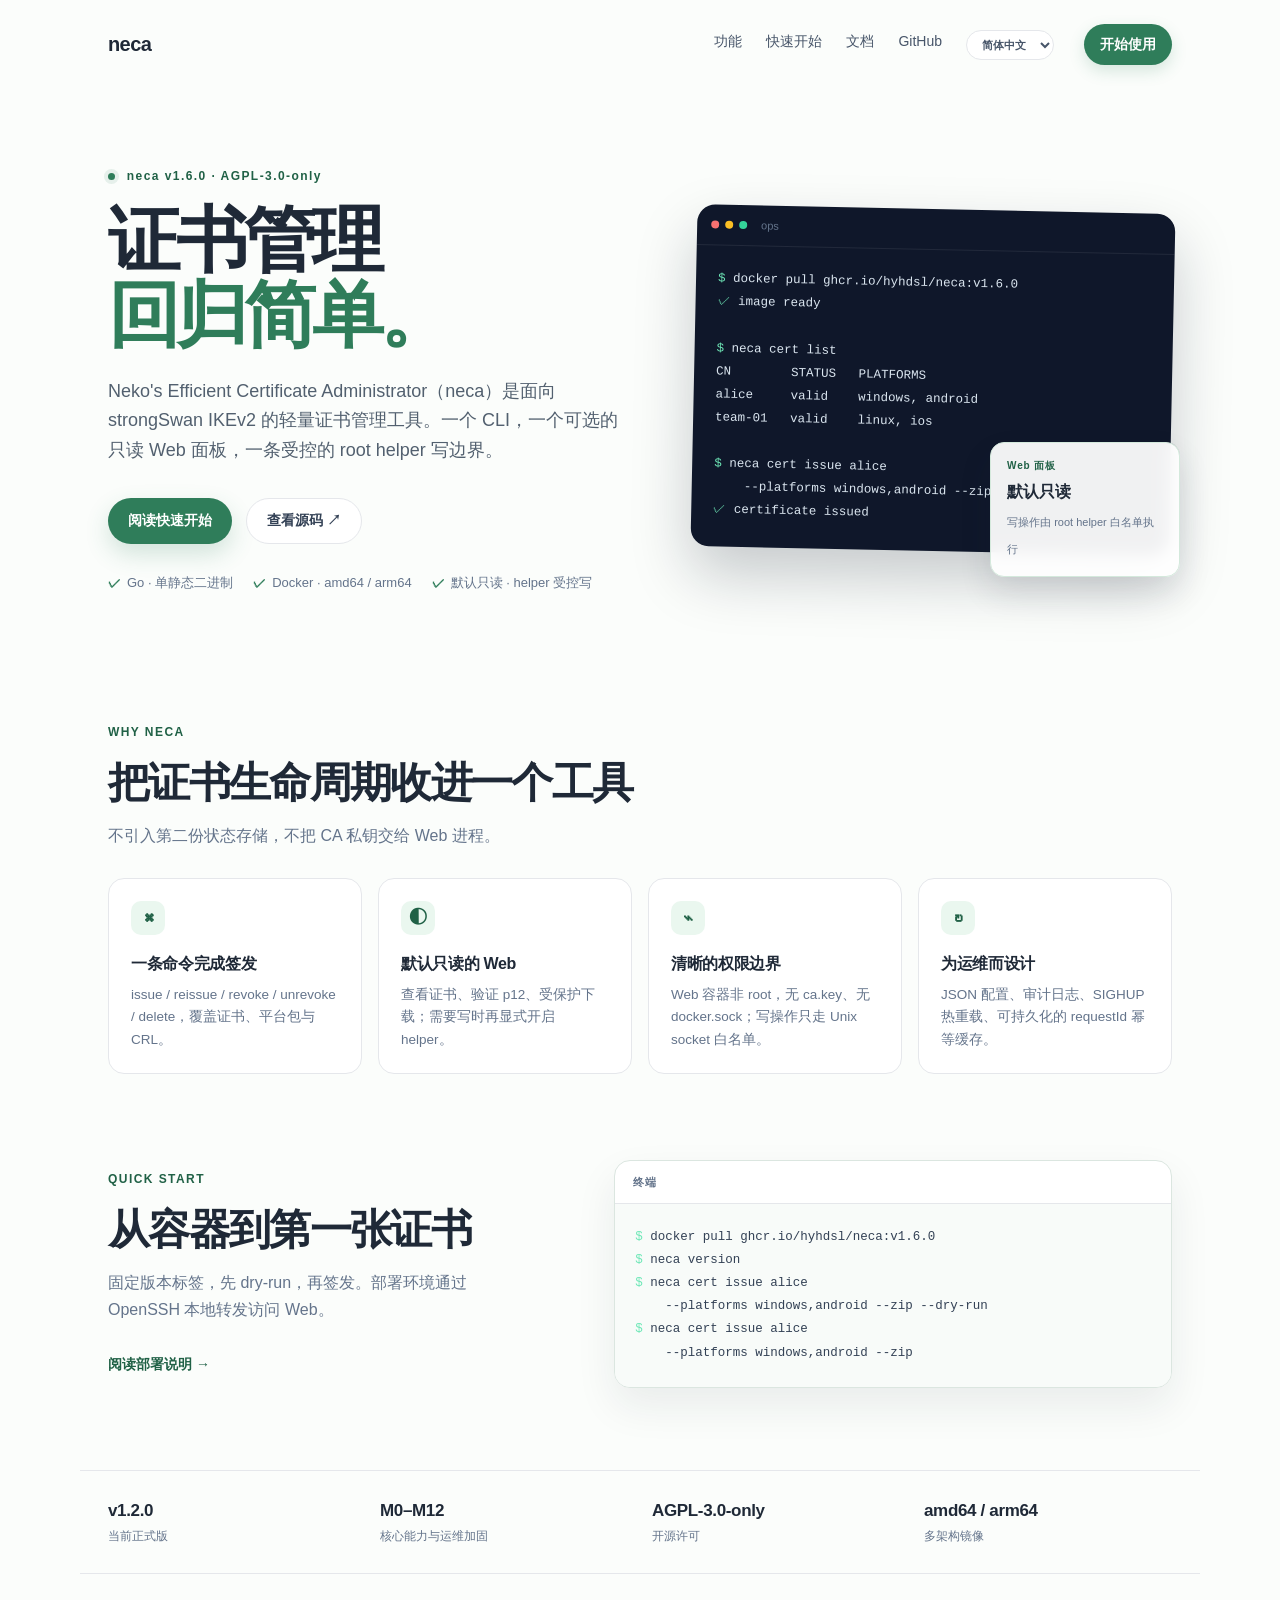
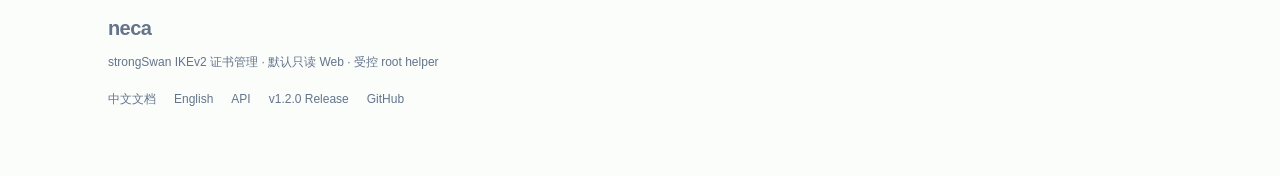
<file: index.html>
<!doctype html>
<html lang="zh-CN">
<head>
  <meta charset="utf-8">
  <meta name="viewport" content="width=device-width, initial-scale=1">
  <meta name="description" content="Neko's Efficient Certificate Administrator（neca）：面向 strongSwan IKEv2 的证书管理工具。CLI、只读 Web 面板、受控 root helper。">
  <meta name="theme-color" content="#2f7d5a">
  <title>neca · Neko's Efficient Certificate Administrator</title>
  <link rel="alternate" hreflang="zh-CN" href="https://neca.nekobiglazyer.work/">
  <link rel="alternate" hreflang="en" href="https://neca.nekobiglazyer.work/?lang=en">
  <link rel="alternate" hreflang="zh-Hant-TW" href="https://neca.nekobiglazyer.work/?lang=zh-TW">
  <link rel="stylesheet" href="home.css">
</head>
<body>
  <header class="site-nav">
    <a class="brand" href="/">neca</a>
    <nav aria-label="主导航">
      <a href="#features" data-i18n="nav.features">功能</a>
      <a href="#quickstart" data-i18n="nav.quickstart">快速开始</a>
      <a href="/zh/" data-doc-link="/zh/" data-i18n="nav.docs">文档</a>
      <a href="https://github.com/hyhdsl/neca" rel="noopener" data-i18n="nav.github">GitHub</a>
      <select class="lang-toggle" id="langSelect" aria-label="Language">
        <option value="zh">简体中文</option>
        <option value="zh-TW">繁體中文</option>
        <option value="en">English</option>
      </select>
    </nav>
    <a class="nav-cta" href="/zh/#/getting-started" data-doc-link="/zh/#/getting-started" data-i18n="nav.cta">开始使用</a>
  </header>

  <main>
    <section class="hero">
      <div class="hero-copy">
        <p class="eyebrow"><span class="dot"></span> neca v1.6.0 · AGPL-3.0-only</p>
        <h1 data-i18n-html="hero.title">证书管理<br><em>回归简单。</em></h1>
        <p class="lead" data-i18n="hero.lead">Neko's Efficient Certificate Administrator（neca）是面向 strongSwan IKEv2 的轻量证书管理工具。一个 CLI，一个可选的只读 Web 面板，一条受控的 root helper 写边界。</p>
        <div class="actions">
          <a class="button primary" href="/zh/#/getting-started" data-doc-link="/zh/#/getting-started" data-i18n="hero.start">阅读快速开始</a>
          <a class="button ghost" href="https://github.com/hyhdsl/neca" rel="noopener" data-i18n="hero.source">查看源码 ↗</a>
        </div>
        <ul class="hero-points">
          <li data-i18n="hero.point.go">Go · 单静态二进制</li>
          <li data-i18n="hero.point.docker">Docker · amd64 / arm64</li>
          <li data-i18n="hero.point.safe">默认只读 · helper 受控写</li>
        </ul>
      </div>
      <div class="hero-visual" aria-hidden="true">
        <div class="terminal">
          <div class="terminal-bar"><span></span><span></span><span></span><b>ops</b></div>
          <pre><code><span class="prompt">$</span> docker pull ghcr.io/hyhdsl/neca:v1.6.0
<span class="ok">✓</span> image ready

<span class="prompt">$</span> neca cert list
CN        STATUS   PLATFORMS
alice     valid    windows, android
team-01   valid    linux, ios

<span class="prompt">$</span> neca cert issue alice
    --platforms windows,android --zip
<span class="ok">✓</span> certificate issued
</code></pre>
        </div>
        <div class="floating-card">
          <span class="card-kicker" data-i18n="hero.panel">Web 面板</span>
          <strong data-i18n="hero.readonly">默认只读</strong>
          <small data-i18n="hero.helper">写操作由 root helper 白名单执行</small>
        </div>
      </div>
    </section>

    <section id="features" class="section">
      <div class="section-head">
        <p class="eyebrow" data-i18n="features.kicker">WHY NECA</p>
        <h2 data-i18n="features.title">把证书生命周期收进一个工具</h2>
        <p data-i18n="features.lead">不引入第二份状态存储，不把 CA 私钥交给 Web 进程。</p>
      </div>
      <div class="feature-grid">
        <article class="feature">
          <div class="feature-icon">⌘</div>
          <h3 data-i18n="feature.issue.title">一条命令完成签发</h3>
          <p data-i18n="feature.issue.body">issue / reissue / revoke / unrevoke / delete，覆盖证书、平台包与 CRL。</p>
        </article>
        <article class="feature">
          <div class="feature-icon">◐</div>
          <h3 data-i18n="feature.web.title">默认只读的 Web</h3>
          <p data-i18n="feature.web.body">查看证书、验证 p12、受保护下载；需要写时再显式开启 helper。</p>
        </article>
        <article class="feature">
          <div class="feature-icon">⌁</div>
          <h3 data-i18n="feature.boundary.title">清晰的权限边界</h3>
          <p data-i18n="feature.boundary.body">Web 容器非 root，无 ca.key、无 docker.sock；写操作只走 Unix socket 白名单。</p>
        </article>
        <article class="feature">
          <div class="feature-icon">↻</div>
          <h3 data-i18n="feature.ops.title">为运维而设计</h3>
          <p data-i18n="feature.ops.body">JSON 配置、审计日志、SIGHUP 热重载、可持久化的 requestId 幂等缓存。</p>
        </article>
      </div>
    </section>

    <section id="quickstart" class="quickstart">
      <div class="quickstart-copy">
        <p class="eyebrow" data-i18n="quick.kicker">QUICK START</p>
        <h2 data-i18n="quick.title">从容器到第一张证书</h2>
        <p data-i18n="quick.lead">固定版本标签，先 dry-run，再签发。部署环境通过 OpenSSH 本地转发访问 Web。</p>
        <a class="text-link" href="/zh/#/install" data-doc-link="/zh/#/install" data-i18n="quick.link">阅读部署说明 →</a>
      </div>
      <div class="code-card">
        <div class="code-title" data-i18n="quick.terminal">终端</div>
        <pre><code><span class="prompt">$</span> docker pull ghcr.io/hyhdsl/neca:v1.6.0
<span class="prompt">$</span> neca version
<span class="prompt">$</span> neca cert issue alice
    --platforms windows,android --zip --dry-run
<span class="prompt">$</span> neca cert issue alice
    --platforms windows,android --zip
</code></pre>
      </div>
    </section>

    <section class="stats">
      <div><strong>v1.2.0</strong><span data-i18n="stats.current">当前正式版</span></div>
      <div><strong>M0–M12</strong><span data-i18n="stats.milestones">核心能力与运维加固</span></div>
      <div><strong>AGPL-3.0-only</strong><span data-i18n="stats.license">开源许可</span></div>
      <div><strong>amd64 / arm64</strong><span data-i18n="stats.arch">多架构镜像</span></div>
    </section>
  </main>

  <footer class="site-footer">
    <div class="footer-brand">neca</div>
    <p data-i18n="footer.tagline">strongSwan IKEv2 证书管理 · 默认只读 Web · 受控 root helper</p>
    <div class="footer-links">
      <a href="/zh/" data-i18n="footer.docs">中文文档</a>
      <a href="/en/" data-i18n="footer.english">English</a>
      <a href="/zh/#/api" data-doc-link="/zh/#/api" data-i18n="footer.api">API</a>
      <a href="https://github.com/hyhdsl/neca/releases/tag/v1.2.0" rel="noopener" data-i18n="footer.release">v1.2.0 Release</a>
      <a href="https://github.com/hyhdsl/neca" rel="noopener" data-i18n="footer.github">GitHub</a>
    </div>
  </footer>

  <script>
    (function () {
      var copy = {
        zh: {
          "nav.features": "功能",
          "nav.quickstart": "快速开始",
          "nav.docs": "文档",
          "nav.github": "GitHub",
          "nav.cta": "开始使用",
          "hero.title": "证书管理<br><em>回归简单。</em>",
          "hero.lead": "Neko's Efficient Certificate Administrator（neca）是面向 strongSwan IKEv2 的轻量证书管理工具。一个 CLI，一个可选的只读 Web 面板，一条受控的 root helper 写边界。",
          "hero.start": "阅读快速开始",
          "hero.source": "查看源码 ↗",
          "hero.point.go": "Go · 单静态二进制",
          "hero.point.docker": "Docker · amd64 / arm64",
          "hero.point.safe": "默认只读 · helper 受控写",
          "hero.panel": "Web 面板",
          "hero.readonly": "默认只读",
          "hero.helper": "写操作由 root helper 白名单执行",
          "features.kicker": "WHY NECA",
          "features.title": "把证书生命周期收进一个工具",
          "features.lead": "不引入第二份状态存储，不把 CA 私钥交给 Web 进程。",
          "feature.issue.title": "一条命令完成签发",
          "feature.issue.body": "issue / reissue / revoke / unrevoke / delete，覆盖证书、平台包与 CRL。",
          "feature.web.title": "默认只读的 Web",
          "feature.web.body": "查看证书、验证 p12、受保护下载；需要写时再显式开启 helper。",
          "feature.boundary.title": "清晰的权限边界",
          "feature.boundary.body": "Web 容器非 root，无 ca.key、无 docker.sock；写操作只走 Unix socket 白名单。",
          "feature.ops.title": "为运维而设计",
          "feature.ops.body": "JSON 配置、审计日志、SIGHUP 热重载、可持久化的 requestId 幂等缓存。",
          "quick.kicker": "QUICK START",
          "quick.title": "从容器到第一张证书",
          "quick.lead": "固定版本标签，先 dry-run，再签发。部署环境通过 OpenSSH 本地转发访问 Web。",
          "quick.link": "阅读部署说明 →",
          "quick.terminal": "终端",
          "stats.current": "当前正式版",
          "stats.milestones": "核心能力与运维加固",
          "stats.license": "开源许可",
          "stats.arch": "多架构镜像",
          "footer.tagline": "strongSwan IKEv2 证书管理 · 默认只读 Web · 受控 root helper",
          "footer.docs": "中文文档",
          "footer.english": "English",
          "footer.api": "API",
          "footer.release": "v1.2.0 Release",
          "footer.github": "GitHub"
        },
        "zh-TW": {
          "nav.features": "功能",
          "nav.quickstart": "快速開始",
          "nav.docs": "文件",
          "nav.github": "GitHub",
          "nav.cta": "開始使用",
          "hero.title": "憑證管理<br><em>回歸簡單。</em>",
          "hero.lead": "Neko's Efficient Certificate Administrator（neca）是面向 strongSwan IKEv2 的輕量憑證管理工具。一個 CLI、一個選用的唯讀 Web 面板，以及一條受控的 root helper 寫入邊界。",
          "hero.start": "閱讀快速開始",
          "hero.source": "查看原始碼 ↗",
          "hero.point.go": "Go · 單一靜態二進位檔",
          "hero.point.docker": "Docker · amd64 / arm64",
          "hero.point.safe": "預設唯讀 · helper 受控寫入",
          "hero.panel": "Web 面板",
          "hero.readonly": "預設唯讀",
          "hero.helper": "寫入由 root helper 白名單執行",
          "features.kicker": "WHY NECA",
          "features.title": "把憑證生命週期收進一個工具",
          "features.lead": "不引入第二份狀態儲存，不把 CA 私鑰交給 Web 程式。",
          "feature.issue.title": "一條命令完成簽發",
          "feature.issue.body": "簽發 / 重新簽發 / 撤銷 / 取消撤銷 / 刪除，涵蓋憑證、平台套件與 CRL。",
          "feature.web.title": "預設唯讀的 Web",
          "feature.web.body": "檢視憑證、驗證 p12、受保護下載；需要寫入時再明確啟用 helper。",
          "feature.boundary.title": "清晰的權限邊界",
          "feature.boundary.body": "Web 容器非 root，無 ca.key、無 docker.sock；寫入只走 Unix socket 白名單。",
          "feature.ops.title": "為維運而設計",
          "feature.ops.body": "JSON 設定、稽核日誌、SIGHUP 熱重載、可持久化的 requestId 冪等快取。",
          "quick.kicker": "QUICK START",
          "quick.title": "從容器到第一張憑證",
          "quick.lead": "固定版本標籤，先 dry-run，再簽發。部署環境透過 OpenSSH 本機轉送存取 Web。",
          "quick.link": "閱讀部署說明 →",
          "quick.terminal": "終端機",
          "stats.current": "目前正式版",
          "stats.milestones": "核心能力與維運強化",
          "stats.license": "開源授權",
          "stats.arch": "多架構映像",
          "footer.tagline": "strongSwan IKEv2 憑證管理 · 預設唯讀 Web · 受控 root helper",
          "footer.docs": "繁體中文文件",
          "footer.english": "English",
          "footer.api": "API",
          "footer.release": "v1.2.0 Release",
          "footer.github": "GitHub"
        },
        en: {
          "nav.features": "Features",
          "nav.quickstart": "Quick start",
          "nav.docs": "Docs",
          "nav.github": "GitHub",
          "nav.cta": "Get started",
          "hero.title": "Certificate management<br><em>made simple.</em>",
          "hero.lead": "Neko's Efficient Certificate Administrator (neca) is a lightweight certificate manager for strongSwan IKEv2. One CLI, an optional read-only web panel, and a controlled root helper for writes.",
          "hero.start": "Read the quick start",
          "hero.source": "View source ↗",
          "hero.point.go": "Go · single static binary",
          "hero.point.docker": "Docker · amd64 / arm64",
          "hero.point.safe": "Read-only by default · controlled writes",
          "hero.panel": "Web panel",
          "hero.readonly": "Read-only by default",
          "hero.helper": "Writes go through a narrow root-helper allowlist",
          "features.kicker": "WHY NECA",
          "features.title": "One tool for the certificate lifecycle",
          "features.lead": "No second state store. The CA private key never reaches the web process.",
          "feature.issue.title": "Issue in one command",
          "feature.issue.body": "issue / reissue / revoke / unrevoke / delete, covering certificates, platform bundles and the CRL.",
          "feature.web.title": "Read-only by default",
          "feature.web.body": "Inspect certificates, verify p12 files and serve protected downloads; enable writes only when needed.",
          "feature.boundary.title": "Clear privilege boundaries",
          "feature.boundary.body": "The web container is non-root and has no ca.key or docker.sock. Writes go only through a Unix-socket allowlist.",
          "feature.ops.title": "Built for operations",
          "feature.ops.body": "JSON config, audit logs, SIGHUP hot reload and a persistent requestId idempotency cache.",
          "quick.kicker": "QUICK START",
          "quick.title": "From container to first certificate",
          "quick.lead": "Pin the version, dry-run first, then issue. Use OpenSSH local forwarding for the web panel in your deployment.",
          "quick.link": "Read deployment notes →",
          "quick.terminal": "Terminal",
          "stats.current": "Current release",
          "stats.milestones": "Core features and hardening",
          "stats.license": "Open-source license",
          "stats.arch": "Multi-arch images",
          "footer.tagline": "strongSwan IKEv2 certificate management · read-only web · controlled root helper",
          "footer.docs": "中文",
          "footer.english": "English",
          "footer.api": "API",
          "footer.release": "v1.2.0 Release",
          "footer.github": "GitHub"
        }
      };
      var select = document.getElementById("langSelect");
      function apply(lang) {
        var dict = copy[lang] || copy.zh;
        document.documentElement.lang = lang === "en" ? "en" : (lang === "zh-TW" ? "zh-Hant-TW" : "zh-CN");
        Array.prototype.forEach.call(document.querySelectorAll("[data-i18n]"), function (el) {
          var value = dict[el.getAttribute("data-i18n")];
          if (value) el.textContent = value;
        });
        Array.prototype.forEach.call(document.querySelectorAll("[data-i18n-html]"), function (el) {
          var value = dict[el.getAttribute("data-i18n-html")];
          if (value) el.innerHTML = value;
        });
        Array.prototype.forEach.call(document.querySelectorAll("[data-doc-link]"), function (el) {
          var base = el.getAttribute("data-doc-link");
          var target = base;
          if (lang === "en") target = base.replace(/^\/zh\//, "/en/");
          else if (lang === "zh-TW") target = base.replace(/^\/zh\//, "/zh-TW/");
          else if (base === "/en/") target = "/zh/";
          el.setAttribute("href", target);
        });
        document.title = "neca · Neko's Efficient Certificate Administrator";
        var desc = document.querySelector('meta[name="description"]');
        if (desc) desc.setAttribute("content", lang === "en"
          ? "Neko's Efficient Certificate Administrator (neca): a lightweight strongSwan IKEv2 certificate manager with a CLI, read-only web panel and controlled root helper."
          : (lang === "zh-TW"
            ? "Neko's Efficient Certificate Administrator（neca）：面向 strongSwan IKEv2 的憑證管理工具。CLI、唯讀 Web 面板、受控 root helper。"
            : "Neko's Efficient Certificate Administrator（neca）：面向 strongSwan IKEv2 的证书管理工具。CLI、只读 Web 面板、受控 root helper。"));
        if (select) select.value = lang;
        try { localStorage.setItem("neca_home_lang", lang); } catch (e) {}
        var url = new URL(window.location.href);
        if (lang === "zh") url.searchParams.delete("lang");
        else url.searchParams.set("lang", lang);
        window.history.replaceState({}, "", url.toString());
      }
      if (select) select.addEventListener("change", function () { apply(select.value); });
      var params = new URLSearchParams(window.location.search);
      var saved = null;
      try { saved = localStorage.getItem("neca_home_lang"); } catch (e) {}
      var initial = params.get("lang");
      if (initial !== "en" && initial !== "zh" && initial !== "zh-TW") initial = (saved === "en" || saved === "zh-TW") ? saved : "zh";
      apply(initial);
    })();
  </script>
</body>
</html>
</file>
<file: home.css>
:root {
  --ink: #1f2937;
  --muted: #64748b;
  --line: #e5e7eb;
  --paper: #fbfdfb;
  --green: #2f7d5a;
  --green-deep: #206146;
  --mint: #eaf7ef;
  --code: #0f172a;
  --code-muted: #94a3b8;
  --max: 1120px;
}

* { box-sizing: border-box; }
html { scroll-behavior: smooth; }
body {
  margin: 0;
  color: var(--ink);
  background: var(--paper);
  font-family: -apple-system, BlinkMacSystemFont, "Segoe UI", "PingFang SC",
    "Hiragino Sans GB", "Microsoft YaHei", "Noto Sans CJK SC", sans-serif;
  line-height: 1.65;
}
a { color: inherit; text-decoration: none; }

.site-nav {
  max-width: var(--max);
  margin: 0 auto;
  padding: 24px 28px;
  display: flex;
  align-items: center;
  gap: 30px;
}
.brand, .footer-brand {
  display: inline-flex;
  align-items: center;
  gap: 10px;
  font-weight: 800;
  letter-spacing: -.03em;
  font-size: 20px;
}
.site-nav nav {
  display: flex;
  gap: 24px;
  margin-left: auto;
  font-size: 14px;
  color: #475569;
}
.site-nav nav a:hover { color: var(--green-deep); }
.lang-toggle {
  padding: 7px 11px;
  border: 1px solid var(--line);
  border-radius: 999px;
  background: #fff;
  color: #475569;
  font: inherit;
  font-size: 11px;
  font-weight: 800;
  line-height: 1;
  cursor: pointer;
}
.lang-toggle:hover { border-color: #b8d8c6; color: var(--green-deep); }
.nav-cta {
  padding: 9px 16px;
  border-radius: 999px;
  background: var(--green);
  color: #fff;
  font-size: 14px;
  font-weight: 700;
  box-shadow: 0 6px 16px rgba(47,125,90,.18);
}
.nav-cta:hover { background: var(--green-deep); }

.hero {
  max-width: var(--max);
  margin: 0 auto;
  padding: 78px 28px 92px;
  display: grid;
  grid-template-columns: 1.05fr .95fr;
  align-items: center;
  gap: 58px;
}
.eyebrow {
  margin: 0 0 16px;
  color: var(--green-deep);
  font-size: 12px;
  font-weight: 800;
  letter-spacing: .12em;
}
.eyebrow .dot {
  display: inline-block;
  width: 7px;
  height: 7px;
  margin-right: 7px;
  border-radius: 50%;
  background: var(--green);
  box-shadow: 0 0 0 4px rgba(47,125,90,.1);
}
h1 {
  margin: 0;
  font-size: clamp(44px, 6vw, 72px);
  line-height: 1.04;
  letter-spacing: -.055em;
}
h1 em { color: var(--green); font-style: normal; }
.lead {
  max-width: 520px;
  margin: 24px 0 0;
  color: #52606f;
  font-size: 18px;
}
.actions { display: flex; align-items: center; gap: 14px; margin-top: 32px; flex-wrap: wrap; }
.button {
  display: inline-flex;
  align-items: center;
  justify-content: center;
  min-height: 46px;
  padding: 0 20px;
  border-radius: 999px;
  font-size: 14px;
  font-weight: 700;
  transition: .16s ease;
}
.button.primary { color: #fff; background: var(--green); box-shadow: 0 10px 24px rgba(47,125,90,.2); }
.button.primary:hover { background: var(--green-deep); transform: translateY(-1px); }
.button.ghost { color: #334155; border: 1px solid var(--line); background: #fff; }
.button.ghost:hover { border-color: #b8d8c6; color: var(--green-deep); }
.hero-points {
  display: flex;
  gap: 20px;
  flex-wrap: wrap;
  padding: 0;
  margin: 28px 0 0;
  list-style: none;
  color: #64748b;
  font-size: 13px;
}
.hero-points li::before { content: "✓"; color: var(--green); margin-right: 6px; font-weight: 800; }

.hero-visual { position: relative; }
.terminal {
  overflow: hidden;
  border-radius: 18px;
  background: var(--code);
  box-shadow: 0 28px 60px rgba(15,23,42,.22);
  transform: rotate(1.2deg);
}
.terminal-bar {
  display: flex;
  align-items: center;
  gap: 6px;
  padding: 11px 14px;
  border-bottom: 1px solid rgba(255,255,255,.08);
  color: #64748b;
  font-size: 11px;
}
.terminal-bar span { width: 8px; height: 8px; border-radius: 50%; background: #334155; }
.terminal-bar span:nth-child(1) { background: #f87171; }
.terminal-bar span:nth-child(2) { background: #fbbf24; }
.terminal-bar span:nth-child(3) { background: #34d399; }
.terminal-bar b { margin-left: 8px; font-weight: 500; }
pre {
  margin: 0;
  padding: 22px 22px 24px;
  overflow-x: auto;
  color: #dbe6f0;
  font: 12.5px/1.85 "SFMono-Regular", Consolas, "Liberation Mono", monospace;
}
.prompt { color: #6ee7b7; }
.ok { color: #6ee7b7; }
.floating-card {
  position: absolute;
  right: -8px;
  bottom: -26px;
  width: 190px;
  padding: 15px 16px;
  border: 1px solid #d4e9dc;
  border-radius: 14px;
  background: rgba(255,255,255,.94);
  box-shadow: 0 16px 32px rgba(31,41,55,.12);
  backdrop-filter: blur(8px);
}
.floating-card span { display: block; color: var(--green-deep); font-size: 10px; font-weight: 800; letter-spacing: .08em; }
.floating-card strong { display: block; margin: 4px 0 3px; font-size: 16px; }
.floating-card small { color: #64748b; line-height: 1.45; font-size: 11px; }

.section { max-width: var(--max); margin: 0 auto; padding: 38px 28px 12px; }
.section-head { max-width: 620px; margin-bottom: 28px; }
h2 { margin: 0; font-size: clamp(28px, 3.6vw, 42px); line-height: 1.15; letter-spacing: -.04em; }
.section-head p:last-child, .quickstart-copy p:not(.eyebrow) { color: #64748b; font-size: 16px; }
.feature-grid { display: grid; grid-template-columns: repeat(4, 1fr); gap: 16px; }
.feature {
  padding: 22px;
  border: 1px solid var(--line);
  border-radius: 16px;
  background: #fff;
  transition: .18s ease;
}
.feature:hover { border-color: #c6e5d3; box-shadow: 0 14px 30px rgba(47,125,90,.08); transform: translateY(-2px); }
.feature-icon {
  display: grid;
  place-items: center;
  width: 34px;
  height: 34px;
  border-radius: 10px;
  color: var(--green-deep);
  background: var(--mint);
  font-size: 18px;
  font-weight: 700;
}
.feature h3 { margin: 16px 0 7px; font-size: 16px; letter-spacing: -.02em; }
.feature p { margin: 0; color: #64748b; font-size: 13.5px; }

.quickstart {
  max-width: var(--max);
  margin: 74px auto 0;
  padding: 0 28px;
  display: grid;
  grid-template-columns: .9fr 1.1fr;
  gap: 50px;
  align-items: center;
}
.quickstart-copy p { max-width: 420px; }
.text-link { display: inline-block; margin-top: 14px; color: var(--green-deep); font-weight: 700; font-size: 14px; }
.code-card {
  overflow: hidden;
  border-radius: 16px;
  border: 1px solid #dbe6e0;
  background: #fff;
  box-shadow: 0 18px 40px rgba(31,41,55,.08);
}
.code-title { padding: 12px 18px; border-bottom: 1px solid var(--line); color: #64748b; font-size: 11px; font-weight: 700; letter-spacing: .06em; text-transform: uppercase; }
.code-card pre { color: #334155; background: #f8fbf9; padding: 22px 20px; }

.stats {
  max-width: var(--max);
  margin: 82px auto 0;
  padding: 26px 28px;
  display: grid;
  grid-template-columns: repeat(4, 1fr);
  gap: 24px;
  border-top: 1px solid var(--line);
  border-bottom: 1px solid var(--line);
}
.stats div { display: flex; flex-direction: column; gap: 2px; }
.stats strong { font-size: 17px; letter-spacing: -.02em; }
.stats span { color: #64748b; font-size: 12px; }

.site-footer {
  max-width: var(--max);
  margin: 0 auto;
  padding: 38px 28px 54px;
  color: #64748b;
  font-size: 12px;
}
.site-footer p { margin: 8px 0 18px; }
.footer-links { display: flex; flex-wrap: wrap; gap: 18px; }
.footer-links a:hover { color: var(--green-deep); }

@media (max-width: 900px) {
  .hero { grid-template-columns: 1fr; padding-top: 44px; }
  .hero-visual { margin-top: 20px; }
  .feature-grid { grid-template-columns: repeat(2, 1fr); }
  .quickstart { grid-template-columns: 1fr; gap: 26px; margin-top: 52px; }
}
@media (max-width: 680px) {
  .site-nav { flex-wrap: wrap; gap: 14px; padding: 18px 20px; }
  .site-nav nav { order: 3; width: 100%; gap: 16px; overflow-x: auto; padding-top: 4px; }
  .nav-cta { margin-left: auto; }
  .hero, .section, .quickstart, .site-footer { padding-left: 20px; padding-right: 20px; }
  .hero { padding-bottom: 64px; }
  h1 { font-size: 46px; }
  .lead { font-size: 16px; }
  .floating-card { right: 6px; bottom: -22px; }
  .feature-grid { grid-template-columns: 1fr; }
  .stats { grid-template-columns: repeat(2, 1fr); margin-top: 58px; }
}
</file>
